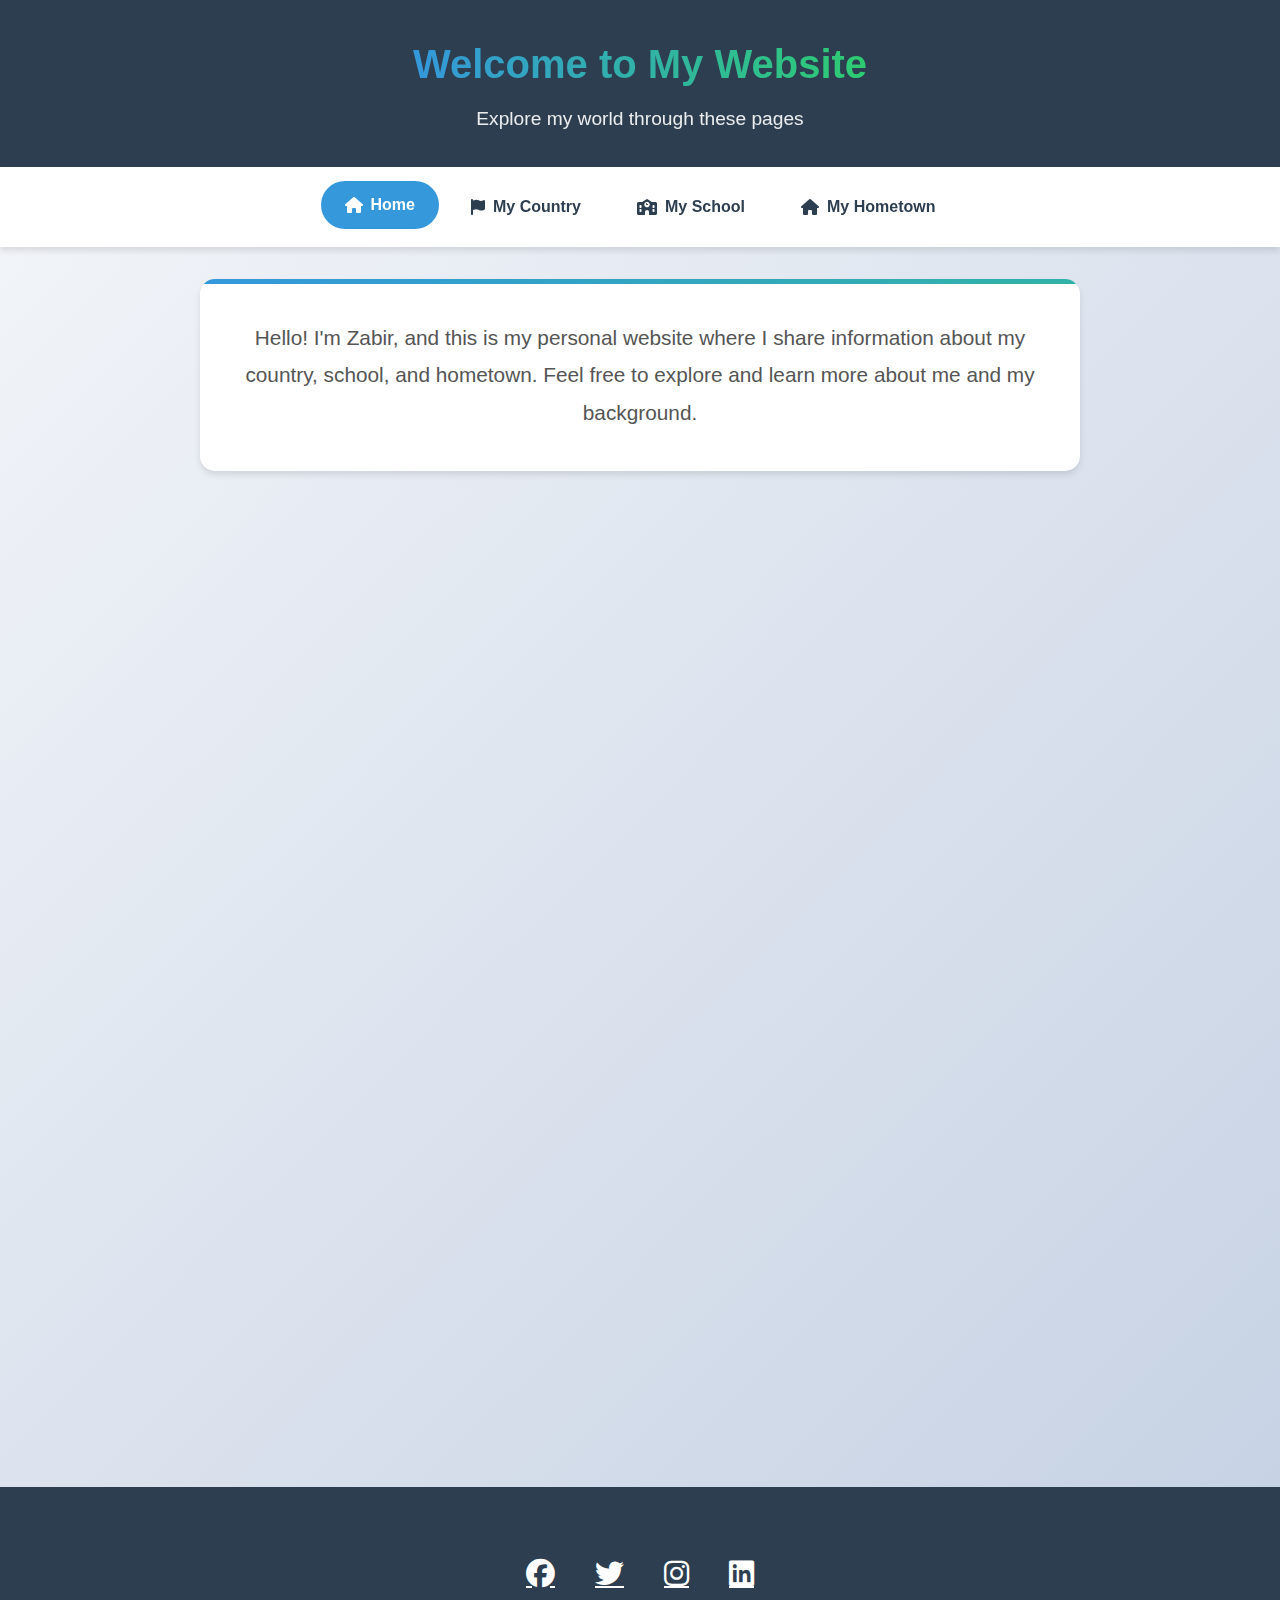
<file: index.html>
<!DOCTYPE html>
<html lang="en">
<head>
    <meta charset="UTF-8">
    <meta name="viewport" content="width=device-width, initial-scale=1.0">
    <title>Zabir - Personal Website</title>
    <link rel="icon" href="data:image/svg+xml,<svg xmlns=%22http://www.w3.org/2000/svg%22 viewBox=%220 0 100 100%22><text y=%22.9em%22 font-size=%2290%22>👋</text></svg>">
    <link rel="stylesheet" href="https://cdnjs.cloudflare.com/ajax/libs/font-awesome/6.4.0/css/all.min.css">
    <link rel="stylesheet" href="index.css">

</head>
<body>
    <header>
        <h1>Welcome to My Website</h1>
        <p>Explore my world through these pages</p>
    </header>
    
    <nav>
        <div class="nav-container">
            <a href="index.html" class="nav-link active"><i class="fas fa-home"></i> Home</a>
            <a href="index2.html" class="nav-link"><i class="fas fa-flag"></i> My Country</a>
            <a href="index3.html" class="nav-link"><i class="fas fa-school"></i> My School</a>
            <a href="index4.html" class="nav-link"><i class="fas fa-home"></i> My Hometown</a>
        </div>
    </nav>
    
    <div class="container">
        <section class="intro">
            <p>Hello! I'm Zabir, and this is my personal website where I share information about my country, school, and hometown. Feel free to explore and learn more about me and my background.</p>
        </section>
        
        <div class="nav-cards">
            <div class="nav-card">
                <div class="card-icon">
                    <i class="fas fa-flag"></i>
                </div>
                <div class="card-content">
                    <h2>About My Country</h2>
                    <p>Discover the beauty and culture of Bangladesh, my home country with rich heritage and vibrant traditions.</p>
                    <a href="index2.html" class="btn">Explore Bangladesh <i class="fas fa-arrow-right"></i></a>
                </div>
            </div>
            
            <div class="nav-card">
                <div class="card-icon">
                    <i class="fas fa-school"></i>
                </div>
                <div class="card-content">
                    <h2>About My School</h2>
                    <p>Learn about International Hope School Bangladesh, where I'm pursuing my education and growth.</p>
                    <a href="index3.html" class="btn">Visit My School <i class="fas fa-arrow-right"></i></a>
                </div>
            </div>
            
            <div class="nav-card">
                <div class="card-icon">
                    <i class="fas fa-home"></i>
                </div>
                <div class="card-content">
                    <h2>About My Hometown</h2>
                    <p>Take a virtual tour of Mymensingh, my hometown with historical significance and natural beauty.</p>
                    <a href="index4.html" class="btn">Discover Mymensingh <i class="fas fa-arrow-right"></i></a>
                </div>
            </div>
        </div>
    </div>
    
    <footer>
        <div class="footer-content">
            <div class="social-links">
                <a href="#"><i class="fab fa-facebook"></i></a>
                <a href="#"><i class="fab fa-twitter"></i></a>
                <a href="#"><i class="fab fa-instagram"></i></a>
                <a href="#"><i class="fab fa-linkedin"></i></a>
            </div>
            <div class="contact-info">
                <p>Email: zabiralnaser2611@gmail.com | Phone: +880 1716317750</p>
            </div>
            <p>&copy; 2025 Zabir's Website. All rights reserved.</p>
        </div>
    </footer>
</body>
</html>
</file>
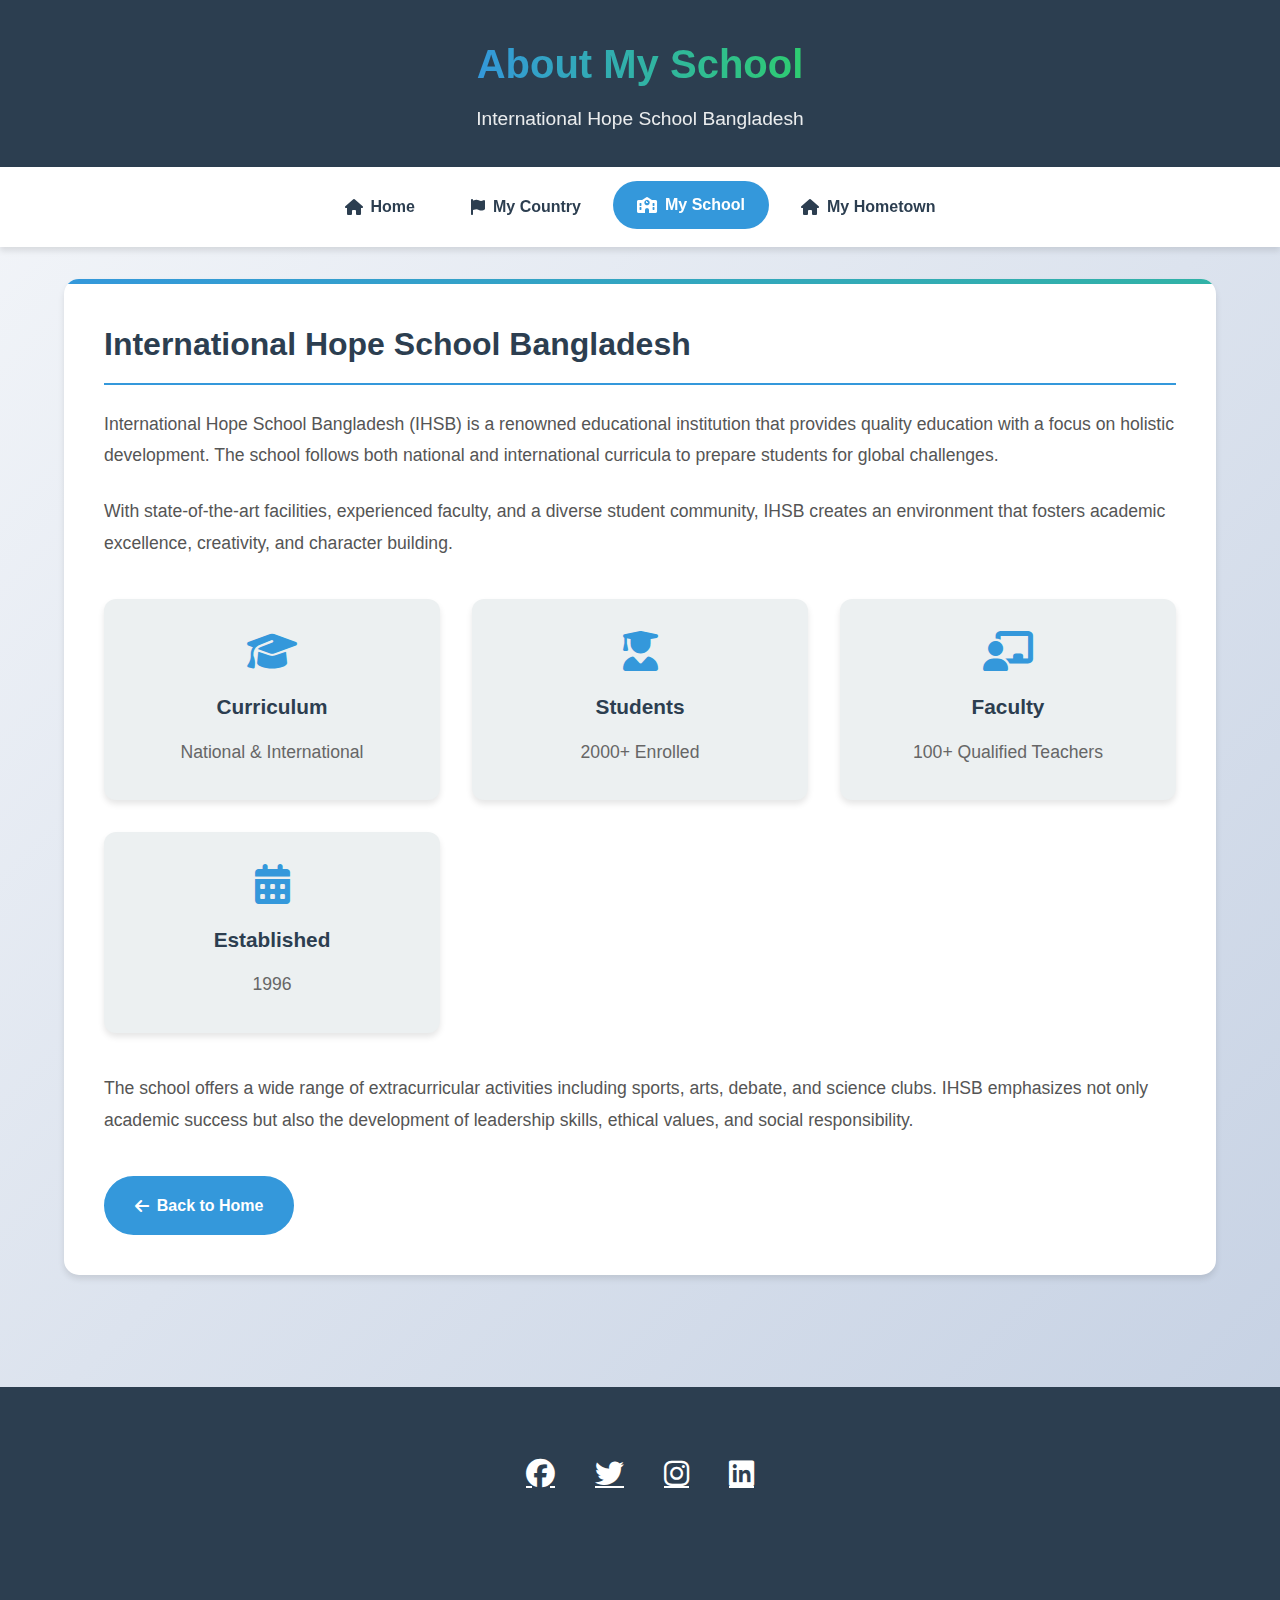
<file: INDEX3.HTML>
<!DOCTYPE html>
<html lang="en">
<head>
    <meta charset="UTF-8">
    <meta name="viewport" content="width=device-width, initial-scale=1.0">
    <title>About My School - Zabir's Website</title>
    <link rel="icon" href="data:image/svg+xml,<svg xmlns=%22http://www.w3.org/2000/svg%22 viewBox=%220 0 100 100%22><text y=%22.9em%22 font-size=%2290%22>🎓</text></svg>">
    <link rel="stylesheet" href="https://cdnjs.cloudflare.com/ajax/libs/font-awesome/6.4.0/css/all.min.css">
    <link rel="stylesheet" href="index3.css">

</head>
<body>
    <header>
        <h1>About My School</h1>
        <p>International Hope School Bangladesh</p>
    </header>
    
    <nav>
        <div class="nav-container">
            <a href="index.html" class="nav-link"><i class="fas fa-home"></i> Home</a>
            <a href="index2.html" class="nav-link"><i class="fas fa-flag"></i> My Country</a>
            <a href="index3.html" class="nav-link active"><i class="fas fa-school"></i> My School</a>
            <a href="index4.html" class="nav-link"><i class="fas fa-home"></i> My Hometown</a>
        </div>
    </nav>
    
    <div class="container">
        <div class="content-card">
            <h2>International Hope School Bangladesh</h2>
            <p><a herf="https://en.wikipedia.org/wiki/International_Hope_School_Bangladesh">International Hope School Bangladesh <a>(IHSB) is a renowned educational institution that provides quality education with a focus on holistic development. The school follows both national and international curricula to prepare students for global challenges.</p>
            
            <p>With state-of-the-art facilities, experienced faculty, and a diverse student community, IHSB creates an environment that fosters academic excellence, creativity, and character building.</p>
            
            <div class="school-facts">
                <div class="fact-card">
                    <i class="fas fa-graduation-cap"></i>
                    <h3>Curriculum</h3>
                    <p>National & International</p>
                </div>
                
                <div class="fact-card">
                    <i class="fas fa-user-graduate"></i>
                    <h3>Students</h3>
                    <p>2000+ Enrolled</p>
                </div>
                
                <div class="fact-card">
                    <i class="fas fa-chalkboard-teacher"></i>
                    <h3>Faculty</h3>
                    <p>100+ Qualified Teachers</p>
                </div>
                
                <div class="fact-card">
                    <i class="fas fa-calendar-alt"></i>
                    <h3>Established</h3>
                    <p>1996</p>
                </div>
            </div>
            
            <p>The school offers a wide range of extracurricular activities including sports, arts, debate, and science clubs. IHSB emphasizes not only academic success but also the development of leadership skills, ethical values, and social responsibility.</p>
            
            <a href="index.html" class="btn"><i class="fas fa-arrow-left"></i> Back to Home</a>
        </div>
    </div>
    
    <footer>
        <div class="footer-content">
            <div class="social-links">
                <a href="#"><i class="fab fa-facebook"></i></a>
                <a href="#"><i class="fab fa-twitter"></i></a>
                <a href="#"><i class="fab fa-instagram"></i></a>
                <a href="#"><i class="fab fa-linkedin"></i></a>
            </div>
            <div class="contact-info">
                <p>Email: contact@zabirwebsite.com | Phone: +880 1234 567890</p>
            </div>
            <p>&copy; 2025 Zabir's Website. All rights reserved.</p>
        </div>
    </footer>
</body>

</html>
</file>
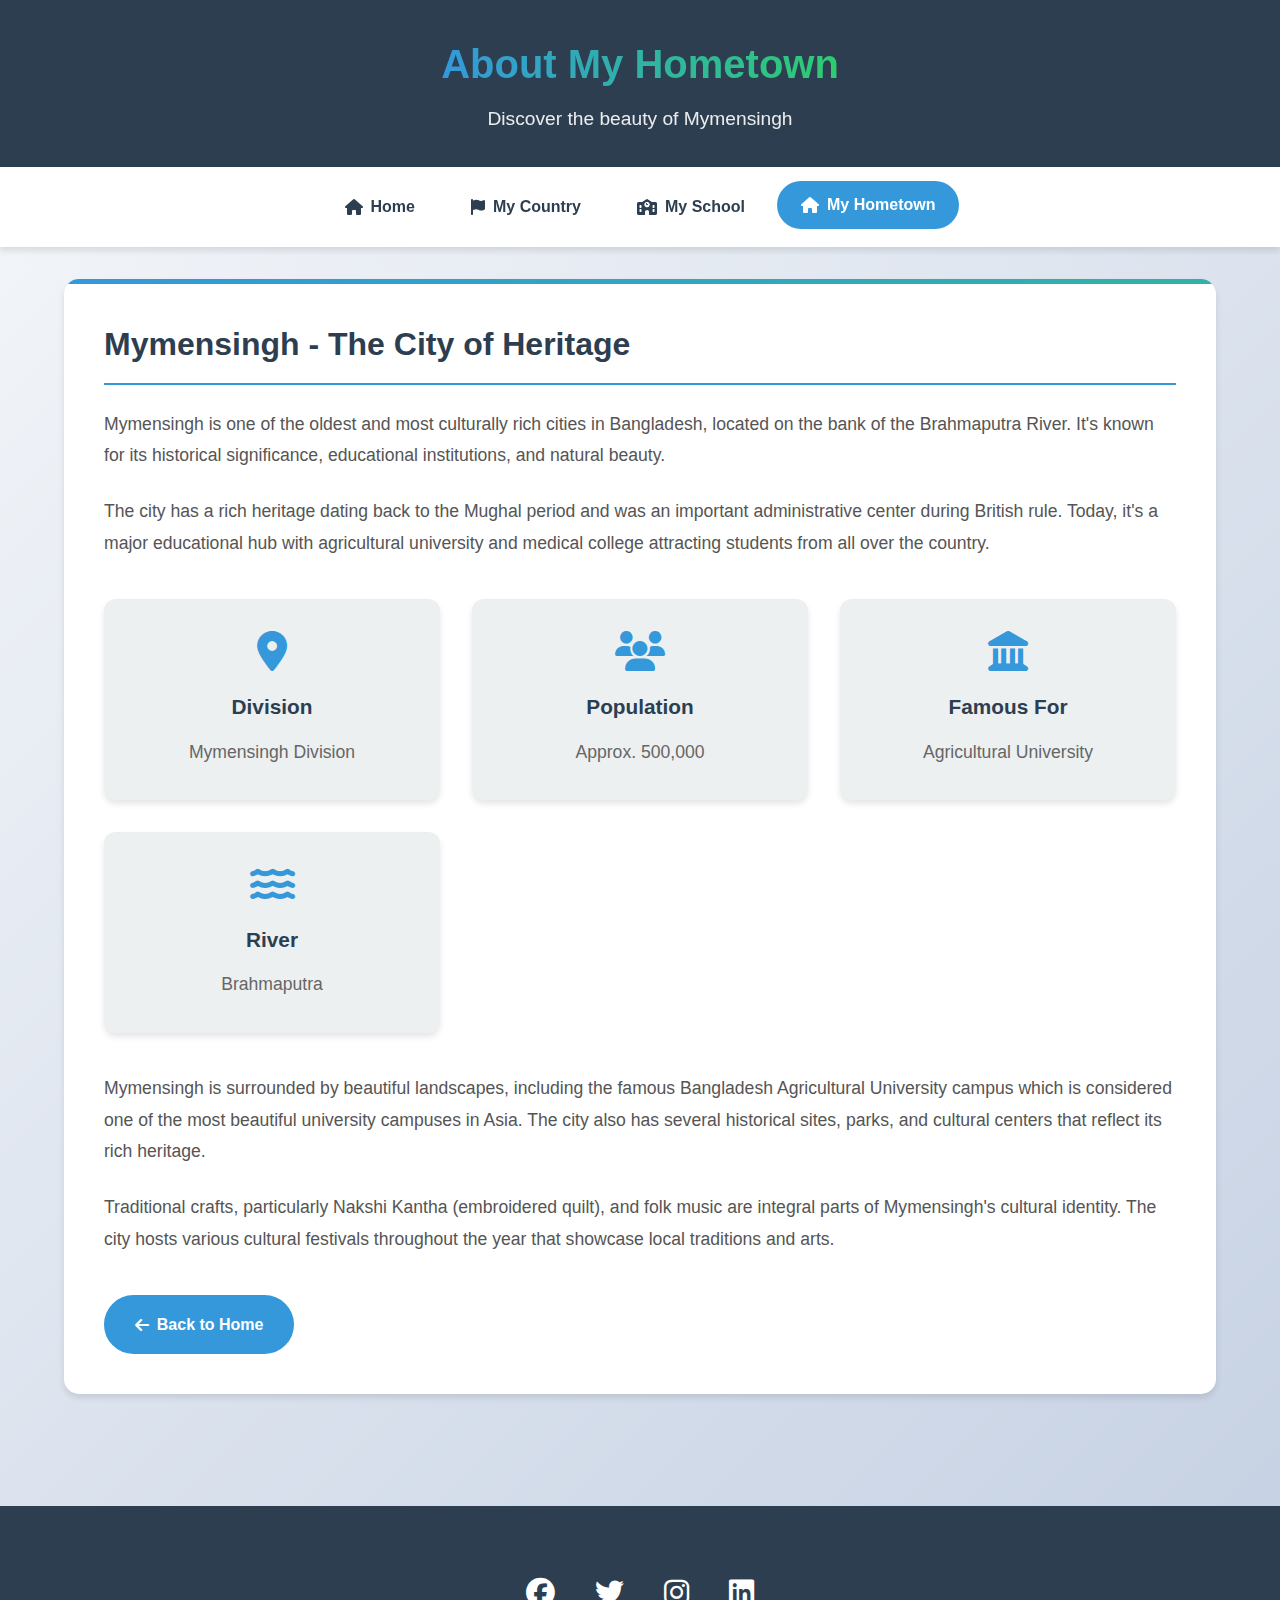
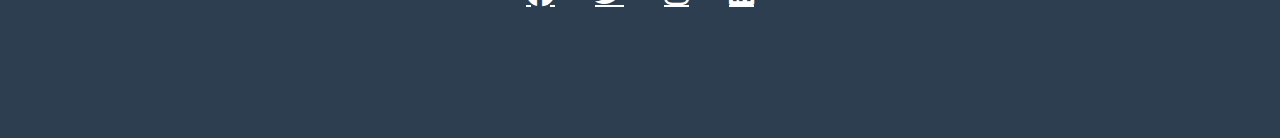
<file: index4.html>
<!DOCTYPE html>
<html lang="en">
<head>
    <meta charset="UTF-8">
    <meta name="viewport" content="width=device-width, initial-scale=1.0">
    <title>About My Hometown - Zabir's Website</title>
    <link rel="icon" href="data:image/svg+xml,<svg xmlns=%22http://www.w3.org/2000/svg%22 viewBox=%220 0 100 100%22><text y=%22.9em%22 font-size=%2290%22>🏡</text></svg>">
    <link rel="stylesheet" href="https://cdnjs.cloudflare.com/ajax/libs/font-awesome/6.4.0/css/all.min.css">
    <link rel="stylesheet" href="index4.css">

</head>
<body>
    <header>
        <h1>About My Hometown</h1>
        <p>Discover the beauty of Mymensingh</p>
    </header>
    
    <nav>
        <div class="nav-container">
            <a href="index.html" class="nav-link"><i class="fas fa-home"></i> Home</a>
            <a href="index2.html" class="nav-link"><i class="fas fa-flag"></i> My Country</a>
            <a href="index3.html" class="nav-link"><i class="fas fa-school"></i> My School</a>
            <a href="index4.html" class="nav-link active"><i class="fas fa-home"></i> My Hometown</a>
        </div>
    </nav>
    
    <div class="container">
        <div class="content-card">
            <h2>Mymensingh - The City of Heritage</h2>
            <p>Mymensingh is one of the oldest and most culturally rich cities in Bangladesh, located on the bank of the Brahmaputra River. It's known for its historical significance, educational institutions, and natural beauty.</p>
            
            <p>The city has a rich heritage dating back to the Mughal period and was an important administrative center during British rule. Today, it's a major educational hub with agricultural university and medical college attracting students from all over the country.</p>
            
            <div class="hometown-facts">
                <div class="fact-card">
                    <i class="fas fa-map-marker-alt"></i>
                    <h3>Division</h3>
                    <p>Mymensingh Division</p>
                </div>
                
                <div class="fact-card">
                    <i class="fas fa-users"></i>
                    <h3>Population</h3>
                    <p>Approx. 500,000</p>
                </div>
                
                <div class="fact-card">
                    <i class="fas fa-landmark"></i>
                    <h3>Famous For</h3>
                    <p>Agricultural University</p>
                </div>
                
                <div class="fact-card">
                    <i class="fas fa-water"></i>
                    <h3>River</h3>
                    <p>Brahmaputra</p>
                </div>
            </div>
            
            <p>Mymensingh is surrounded by beautiful landscapes, including the famous Bangladesh Agricultural University campus which is considered one of the most beautiful university campuses in Asia. The city also has several historical sites, parks, and cultural centers that reflect its rich heritage.</p>
            
            <p>Traditional crafts, particularly Nakshi Kantha (embroidered quilt), and folk music are integral parts of Mymensingh's cultural identity. The city hosts various cultural festivals throughout the year that showcase local traditions and arts.</p>
            
            <a href="index.html" class="btn"><i class="fas fa-arrow-left"></i> Back to Home</a>
        </div>
    </div>
    
    <footer>
        <div class="footer-content">
            <div class="social-links">
                <a href="#"><i class="fab fa-facebook"></i></a>
                <a href="#"><i class="fab fa-twitter"></i></a>
                <a href="#"><i class="fab fa-instagram"></i></a>
                <a href="#"><i class="fab fa-linkedin"></i></a>
            </div>
            <div class="contact-info">
                <p>Email: contact@zabirwebsite.com | Phone: +880 1234 567890</p>
            </div>
            <p>&copy; 2025 Zabir's Website. All rights reserved.</p>
        </div>
    </footer>
</body>
</html>
</file>
<file: index.css>
/* Modern CSS Reset */
        *, *::before, *::after {
            box-sizing: border-box;
            margin: 0;
            padding: 0;
        }
        
        /* Variables for consistent theming */
        :root {
            --primary-color: #3498db;
            --secondary-color: #2ecc71;
            --accent-color: #f39c12;
            --dark-color: #2c3e50;
            --light-color: #ecf0f1;
            --text-color: #333;
            --shadow: 0 4px 6px rgba(0, 0, 0, 0.1);
            --transition: all 0.3s ease;
        }
        
        body {
            font-family: 'Segoe UI', Tahoma, Geneva, Verdana, sans-serif;
            line-height: 1.6;
            color: var(--text-color);
            background: linear-gradient(135deg, #f5f7fa 0%, #c3cfe2 100%);
            min-height: 100vh;
            display: flex;
            flex-direction: column;
            overflow-x: hidden;
        }
        
        /* Animation Keyframes */
        @keyframes fadeIn {
            from { opacity: 0; transform: translateY(20px); }
            to { opacity: 1; transform: translateY(0); }
        }
        
        @keyframes float {
            0% { transform: translateY(0px); }
            50% { transform: translateY(-10px); }
            100% { transform: translateY(0px); }
        }
        
        @keyframes pulse {
            0% { transform: scale(1); }
            50% { transform: scale(1.05); }
            100% { transform: scale(1); }
        }
        
        @keyframes slideInFromTop {
            from { transform: translateY(-50px); opacity: 0; }
            to { transform: translateY(0); opacity: 1; }
        }
        
        @keyframes slideInFromLeft {
            from { transform: translateX(-50px); opacity: 0; }
            to { transform: translateX(0); opacity: 1; }
        }
        
        @keyframes slideInFromRight {
            from { transform: translateX(50px); opacity: 0; }
            to { transform: translateX(0); opacity: 1; }
        }
        
        @keyframes gradientShift {
            0% { background-position: 0% 50%; }
            50% { background-position: 100% 50%; }
            100% { background-position: 0% 50%; }
        }
        
        /* Header Styles */
        header {
            background: var(--dark-color);
            color: white;
            padding: 2rem 0;
            text-align: center;
            box-shadow: var(--shadow);
            animation: slideInFromTop 0.8s ease-out;
        }
        
        header h1 {
            font-size: 2.5rem;
            margin-bottom: 0.5rem;
            background: linear-gradient(to right, var(--primary-color), var(--secondary-color));
            -webkit-background-clip: text;
            background-clip: text;
            color: transparent;
            display: inline-block;
            animation: pulse 2s infinite;
        }
        
        header p {
            font-size: 1.2rem;
            opacity: 0.9;
        }
        
        /* Navigation */
        nav {
            background: white;
            padding: 1rem 0;
            box-shadow: var(--shadow);
            position: sticky;
            top: 0;
            z-index: 100;
            animation: slideInFromTop 0.9s ease-out;
        }
        
        .nav-container {
            max-width: 1200px;
            margin: 0 auto;
            display: flex;
            justify-content: center;
            flex-wrap: wrap;
            gap: 0.5rem;
            padding: 0 1.5rem;
        }
        
        .nav-link {
            text-decoration: none;
            color: var(--dark-color);
            font-weight: 600;
            padding: 0.7rem 1.5rem;
            border-radius: 50px;
            transition: var(--transition);
            display: flex;
            align-items: center;
            gap: 0.5rem;
            position: relative;
            overflow: hidden;
        }
        
        .nav-link::before {
            content: '';
            position: absolute;
            top: 0;
            left: -100%;
            width: 100%;
            height: 100%;
            background: linear-gradient(90deg, transparent, rgba(255, 255, 255, 0.4), transparent);
            transition: 0.5s;
        }
        
        .nav-link:hover::before {
            left: 100%;
        }
        
        .nav-link:hover, .nav-link.active {
            background: var(--primary-color);
            color: white;
            transform: translateY(-2px);
        }
        
        /* Main Content */
        .container {
            max-width: 1200px;
            margin: 2rem auto;
            padding: 0 1.5rem;
            flex: 1;
        }
        
        .intro {
            text-align: center;
            margin-bottom: 3rem;
            padding: 2.5rem;
            background: white;
            border-radius: 15px;
            box-shadow: var(--shadow);
            position: relative;
            overflow: hidden;
            animation: fadeIn 1s ease-out;
        }
        
        .intro::before {
            content: '';
            position: absolute;
            top: 0;
            left: 0;
            width: 100%;
            height: 5px;
            background: linear-gradient(to right, var(--primary-color), var(--secondary-color));
            animation: gradientShift 3s ease infinite;
            background-size: 200% 200%;
        }
        
        .intro p {
            font-size: 1.3rem;
            max-width: 800px;
            margin: 0 auto;
            color: #555;
            line-height: 1.8;
        }
        
        /* Navigation Cards */
        .nav-cards {
            display: grid;
            grid-template-columns: repeat(auto-fit, minmax(300px, 1fr));
            gap: 2.5rem;
            margin-top: 2rem;
        }
        
        .nav-card {
            background: white;
            border-radius: 15px;
            overflow: hidden;
            transition: var(--transition);
            box-shadow: var(--shadow);
            text-align: center;
            display: flex;
            flex-direction: column;
            height: 100%;
            opacity: 0;
            animation: fadeIn 0.8s ease-out forwards;
        }
        
        .nav-card:nth-child(1) {
            animation-delay: 0.2s;
        }
        
        .nav-card:nth-child(2) {
            animation-delay: 0.4s;
        }
        
        .nav-card:nth-child(3) {
            animation-delay: 0.6s;
        }
        
        .nav-card:hover {
            transform: translateY(-10px);
            box-shadow: 0 15px 30px rgba(0, 0, 0, 0.15);
        }
        
        .card-icon {
            font-size: 3.5rem;
            color: var(--primary-color);
            margin: 2rem 0 1rem;
            transition: var(--transition);
            animation: float 3s ease-in-out infinite;
        }
        
        .nav-card:hover .card-icon {
            transform: scale(1.1);
            color: var(--secondary-color);
            animation: none;
        }
        
        .card-content {
            padding: 2rem;
            flex: 1;
            display: flex;
            flex-direction: column;
        }
        
        .nav-card h2 {
            color: var(--dark-color);
            margin-bottom: 1.2rem;
            font-size: 1.6rem;
        }
        
        .nav-card p {
            color: #666;
            margin-bottom: 2rem;
            flex: 1;
        }
        
        .btn {
            display: inline-flex;
            align-items: center;
            justify-content: center;
            gap: 0.5rem;
            padding: 0.9rem 1.8rem;
            background: var(--primary-color);
            color: white;
            text-decoration: none;
            border-radius: 50px;
            transition: var(--transition);
            font-weight: 600;
            border: 2px solid var(--primary-color);
            margin-top: auto;
            align-self: center;
            position: relative;
            overflow: hidden;
        }
        
        .btn::before {
            content: '';
            position: absolute;
            top: 0;
            left: 0;
            width: 100%;
            height: 100%;
            background: rgba(255, 255, 255, 0.1);
            transform: translateX(-100%);
            transition: 0.5s;
        }
        
        .btn:hover::before {
            transform: translateX(100%);
        }
        
        .btn:hover {
            background: transparent;
            color: var(--primary-color);
            transform: translateY(-2px);
        }
        
        /* Footer */
        footer {
            background: var(--dark-color);
            color: white;
            text-align: center;
            padding: 2.5rem 0 1.5rem;
            margin-top: 4rem;
        }
        
        .footer-content {
            max-width: 1200px;
            margin: 0 auto;
            padding: 0 1.5rem;
        }
        
        .social-links {
            display: flex;
            justify-content: center;
            gap: 1.5rem;
            margin: 1.5rem 0;
        }
        
        .social-links a {
            color: white;
            font-size: 1.8rem;
            transition: var(--transition);
            display: flex;
            padding: 0.5rem;
            animation: fadeIn 1s ease-out;
        }
        
        .social-links a:nth-child(1) { animation-delay: 0.1s; }
        .social-links a:nth-child(2) { animation-delay: 0.2s; }
        .social-links a:nth-child(3) { animation-delay: 0.3s; }
        .social-links a:nth-child(4) { animation-delay: 0.4s; }
        
        .social-links a:hover {
            color: var(--accent-color);
            transform: translateY(-3px) scale(1.1);
        }
        
        .contact-info {
            margin: 1.5rem 0;
            opacity: 0.8;
            animation: fadeIn 1s ease-out 0.5s forwards;
            opacity: 0;
        }
        
        footer p {
            animation: fadeIn 1s ease-out 0.7s forwards;
            opacity: 0;
        }
        
        /* Responsive Design */
        @media (max-width: 768px) {
            .nav-cards {
                grid-template-columns: 1fr;
                gap: 2rem;
            }
            
            header h1 {
                font-size: 2rem;
            }
            
            .intro {
                padding: 1.5rem;
            }
            
            .intro p {
                font-size: 1.1rem;
            }
            
            .nav-container {
                gap: 0.3rem;
            }
            
            .nav-link {
                padding: 0.6rem 1rem;
                font-size: 0.9rem;
            }
            
            .card-icon {
                animation: float 4s ease-in-out infinite;
            }
        }
</file>
<file: index3.css>
/* Modern CSS Reset */
        *, *::before, *::after {
            box-sizing: border-box;
            margin: 0;
            padding: 0;
        }
        
        /* Variables for consistent theming */
        :root {
            --primary-color: #3498db;
            --secondary-color: #2ecc71;
            --accent-color: #f39c12;
            --dark-color: #2c3e50;
            --light-color: #ecf0f1;
            --text-color: #333;
            --shadow: 0 4px 6px rgba(0, 0, 0, 0.1);
            --transition: all 0.3s ease;
        }
        
        body {
            font-family: 'Segoe UI', Tahoma, Geneva, Verdana, sans-serif;
            line-height: 1.6;
            color: var(--text-color);
            background: linear-gradient(135deg, #f5f7fa 0%, #c3cfe2 100%);
            min-height: 100vh;
            display: flex;
            flex-direction: column;
            overflow-x: hidden;
        }
        
        /* Animation Keyframes */
        @keyframes fadeIn {
            from { opacity: 0; transform: translateY(20px); }
            to { opacity: 1; transform: translateY(0); }
        }
        
        @keyframes float {
            0% { transform: translateY(0px); }
            50% { transform: translateY(-10px); }
            100% { transform: translateY(0px); }
        }
        
        @keyframes pulse {
            0% { transform: scale(1); }
            50% { transform: scale(1.05); }
            100% { transform: scale(1); }
        }
        
        @keyframes slideInFromTop {
            from { transform: translateY(-50px); opacity: 0; }
            to { transform: translateY(0); opacity: 1; }
        }
        
        @keyframes slideInFromLeft {
            from { transform: translateX(-50px); opacity: 0; }
            to { transform: translateX(0); opacity: 1; }
        }
        
        @keyframes slideInFromRight {
            from { transform: translateX(50px); opacity: 0; }
            to { transform: translateX(0); opacity: 1; }
        }
        
        @keyframes gradientShift {
            0% { background-position: 0% 50%; }
            50% { background-position: 100% 50%; }
            100% { background-position: 0% 50%; }
        }
        
        /* Header Styles */
        header {
            background: var(--dark-color);
            color: white;
            padding: 2rem 0;
            text-align: center;
            box-shadow: var(--shadow);
            animation: slideInFromTop 0.8s ease-out;
        }
        
        header h1 {
            font-size: 2.5rem;
            margin-bottom: 0.5rem;
            background: linear-gradient(to right, var(--primary-color), var(--secondary-color));
            -webkit-background-clip: text;
            background-clip: text;
            color: transparent;
            display: inline-block;
            animation: pulse 2s infinite;
        }
        
        header p {
            font-size: 1.2rem;
            opacity: 0.9;
        }
        
        /* Navigation */
        nav {
            background: white;
            padding: 1rem 0;
            box-shadow: var(--shadow);
            position: sticky;
            top: 0;
            z-index: 100;
            animation: slideInFromTop 0.9s ease-out;
        }
        
        .nav-container {
            max-width: 1200px;
            margin: 0 auto;
            display: flex;
            justify-content: center;
            flex-wrap: wrap;
            gap: 0.5rem;
            padding: 0 1.5rem;
        }
        
        .nav-link {
            text-decoration: none;
            color: var(--dark-color);
            font-weight: 600;
            padding: 0.7rem 1.5rem;
            border-radius: 50px;
            transition: var(--transition);
            display: flex;
            align-items: center;
            gap: 0.5rem;
            position: relative;
            overflow: hidden;
        }
        
        .nav-link::before {
            content: '';
            position: absolute;
            top: 0;
            left: -100%;
            width: 100%;
            height: 100%;
            background: linear-gradient(90deg, transparent, rgba(255, 255, 255, 0.4), transparent);
            transition: 0.5s;
        }
        
        .nav-link:hover::before {
            left: 100%;
        }
        
        .nav-link:hover, .nav-link.active {
            background: var(--primary-color);
            color: white;
            transform: translateY(-2px);
        }
        
        /* Main Content */
        .container {
            max-width: 1200px;
            margin: 2rem auto;
            padding: 0 1.5rem;
            flex: 1;
        }
        
        .content-card {
            background: white;
            border-radius: 15px;
            padding: 2.5rem;
            margin-bottom: 2rem;
            box-shadow: var(--shadow);
            position: relative;
            overflow: hidden;
            animation: fadeIn 1s ease-out;
        }
        
        .content-card::before {
            content: '';
            position: absolute;
            top: 0;
            left: 0;
            width: 100%;
            height: 5px;
            background: linear-gradient(to right, var(--primary-color), var(--secondary-color));
            animation: gradientShift 3s ease infinite;
            background-size: 200% 200%;
        }
        
        .content-card h2 {
            color: var(--dark-color);
            margin-bottom: 1.5rem;
            padding-bottom: 0.8rem;
            border-bottom: 2px solid var(--primary-color);
            font-size: 2rem;
        }
        
        .content-card p {
            margin-bottom: 1.5rem;
            color: #555;
            line-height: 1.8;
            font-size: 1.1rem;
        }
        
        .btn {
            display: inline-flex;
            align-items: center;
            justify-content: center;
            gap: 0.5rem;
            padding: 0.9rem 1.8rem;
            background: var(--primary-color);
            color: white;
            text-decoration: none;
            border-radius: 50px;
            transition: var(--transition);
            font-weight: 600;
            border: 2px solid var(--primary-color);
            margin-top: 1rem;
            position: relative;
            overflow: hidden;
        }
        
        .btn::before {
            content: '';
            position: absolute;
            top: 0;
            left: 0;
            width: 100%;
            height: 100%;
            background: rgba(255, 255, 255, 0.1);
            transform: translateX(-100%);
            transition: 0.5s;
        }
        
        .btn:hover::before {
            transform: translateX(100%);
        }
        
        .btn:hover {
            background: transparent;
            color: var(--primary-color);
            transform: translateY(-2px);
        }
        
        .school-facts {
            display: grid;
            grid-template-columns: repeat(auto-fit, minmax(250px, 1fr));
            gap: 2rem;
            margin: 2.5rem 0;
        }
        
        .fact-card {
            background: var(--light-color);
            padding: 2rem 1.5rem;
            border-radius: 12px;
            text-align: center;
            box-shadow: var(--shadow);
            transition: var(--transition);
            animation: fadeIn 1s ease-out;
        }
        
        .fact-card:nth-child(1) { animation-delay: 0.2s; }
        .fact-card:nth-child(2) { animation-delay: 0.4s; }
        .fact-card:nth-child(3) { animation-delay: 0.6s; }
        .fact-card:nth-child(4) { animation-delay: 0.8s; }
        
        .fact-card:hover {
            transform: translateY(-5px);
            box-shadow: 0 10px 20px rgba(0, 0, 0, 0.12);
        }
        
        .fact-card i {
            font-size: 2.5rem;
            color: var(--primary-color);
            margin-bottom: 1.2rem;
            animation: float 3s ease-in-out infinite;
        }
        
        .fact-card:hover i {
            animation: none;
            transform: scale(1.1);
        }
        
        .fact-card h3 {
            color: var(--dark-color);
            margin-bottom: 0.8rem;
            font-size: 1.3rem;
        }
        
        .fact-card p {
            color: #666;
            margin-bottom: 0;
        }
        
        /* Footer */
        footer {
            background: var(--dark-color);
            color: white;
            text-align: center;
            padding: 2.5rem 0 1.5rem;
            margin-top: 3rem;
        }
        
        .footer-content {
            max-width: 1200px;
            margin: 0 auto;
            padding: 0 1.5rem;
        }
        
        .social-links {
            display: flex;
            justify-content: center;
            gap: 1.5rem;
            margin: 1.5rem 0;
        }
        
        .social-links a {
            color: white;
            font-size: 1.8rem;
            transition: var(--transition);
            display: flex;
            padding: 0.5rem;
            animation: fadeIn 1s ease-out;
        }
        
        .social-links a:nth-child(1) { animation-delay: 0.1s; }
        .social-links a:nth-child(2) { animation-delay: 0.2s; }
        .social-links a:nth-child(3) { animation-delay: 0.3s; }
        .social-links a:nth-child(4) { animation-delay: 0.4s; }
        
        .social-links a:hover {
            color: var(--accent-color);
            transform: translateY(-3px) scale(1.1);
        }
        
        .contact-info {
            margin: 1.5rem 0;
            opacity: 0.8;
            animation: fadeIn 1s ease-out 0.5s forwards;
            opacity: 0;
        }
        
        footer p {
            animation: fadeIn 1s ease-out 0.7s forwards;
            opacity: 0;
        }
        
        /* Responsive Design */
        @media (max-width: 768px) {
            header h1 {
                font-size: 2rem;
            }
            
            .school-facts {
                grid-template-columns: 1fr;
                gap: 1.5rem;
            }
            
            .content-card {
                padding: 1.8rem;
            }
            
            .content-card h2 {
                font-size: 1.7rem;
            }
            
            .fact-card i {
                animation: float 4s ease-in-out infinite;
            }
        }
</file>
<file: index4.css>
/* Modern CSS Reset */
        *, *::before, *::after {
            box-sizing: border-box;
            margin: 0;
            padding: 0;
        }
        
        /* Variables for consistent theming */
        :root {
            --primary-color: #3498db;
            --secondary-color: #2ecc71;
            --accent-color: #f39c12;
            --dark-color: #2c3e50;
            --light-color: #ecf0f1;
            --text-color: #333;
            --shadow: 0 4px 6px rgba(0, 0, 0, 0.1);
            --transition: all 0.3s ease;
        }
        
        body {
            font-family: 'Segoe UI', Tahoma, Geneva, Verdana, sans-serif;
            line-height: 1.6;
            color: var(--text-color);
            background: linear-gradient(135deg, #f5f7fa 0%, #c3cfe2 100%);
            min-height: 100vh;
            display: flex;
            flex-direction: column;
            overflow-x: hidden;
        }
        
        /* Animation Keyframes */
        @keyframes fadeIn {
            from { opacity: 0; transform: translateY(20px); }
            to { opacity: 1; transform: translateY(0); }
        }
        
        @keyframes float {
            0% { transform: translateY(0px); }
            50% { transform: translateY(-10px); }
            100% { transform: translateY(0px); }
        }
        
        @keyframes pulse {
            0% { transform: scale(1); }
            50% { transform: scale(1.05); }
            100% { transform: scale(1); }
        }
        
        @keyframes slideInFromTop {
            from { transform: translateY(-50px); opacity: 0; }
            to { transform: translateY(0); opacity: 1; }
        }
        
        @keyframes slideInFromLeft {
            from { transform: translateX(-50px); opacity: 0; }
            to { transform: translateX(0); opacity: 1; }
        }
        
        @keyframes slideInFromRight {
            from { transform: translateX(50px); opacity: 0; }
            to { transform: translateX(0); opacity: 1; }
        }
        
        @keyframes gradientShift {
            0% { background-position: 0% 50%; }
            50% { background-position: 100% 50%; }
            100% { background-position: 0% 50%; }
        }
        
        /* Header Styles */
        header {
            background: var(--dark-color);
            color: white;
            padding: 2rem 0;
            text-align: center;
            box-shadow: var(--shadow);
            animation: slideInFromTop 0.8s ease-out;
        }
        
        header h1 {
            font-size: 2.5rem;
            margin-bottom: 0.5rem;
            background: linear-gradient(to right, var(--primary-color), var(--secondary-color));
            -webkit-background-clip: text;
            background-clip: text;
            color: transparent;
            display: inline-block;
            animation: pulse 2s infinite;
        }
        
        header p {
            font-size: 1.2rem;
            opacity: 0.9;
        }
        
        /* Navigation */
        nav {
            background: white;
            padding: 1rem 0;
            box-shadow: var(--shadow);
            position: sticky;
            top: 0;
            z-index: 100;
            animation: slideInFromTop 0.9s ease-out;
        }
        
        .nav-container {
            max-width: 1200px;
            margin: 0 auto;
            display: flex;
            justify-content: center;
            flex-wrap: wrap;
            gap: 0.5rem;
            padding: 0 1.5rem;
        }
        
        .nav-link {
            text-decoration: none;
            color: var(--dark-color);
            font-weight: 600;
            padding: 0.7rem 1.5rem;
            border-radius: 50px;
            transition: var(--transition);
            display: flex;
            align-items: center;
            gap: 0.5rem;
            position: relative;
            overflow: hidden;
        }
        
        .nav-link::before {
            content: '';
            position: absolute;
            top: 0;
            left: -100%;
            width: 100%;
            height: 100%;
            background: linear-gradient(90deg, transparent, rgba(255, 255, 255, 0.4), transparent);
            transition: 0.5s;
        }
        
        .nav-link:hover::before {
            left: 100%;
        }
        
        .nav-link:hover, .nav-link.active {
            background: var(--primary-color);
            color: white;
            transform: translateY(-2px);
        }
        
        /* Main Content */
        .container {
            max-width: 1200px;
            margin: 2rem auto;
            padding: 0 1.5rem;
            flex: 1;
        }
        
        .content-card {
            background: white;
            border-radius: 15px;
            padding: 2.5rem;
            margin-bottom: 2rem;
            box-shadow: var(--shadow);
            position: relative;
            overflow: hidden;
            animation: fadeIn 1s ease-out;
        }
        
        .content-card::before {
            content: '';
            position: absolute;
            top: 0;
            left: 0;
            width: 100%;
            height: 5px;
            background: linear-gradient(to right, var(--primary-color), var(--secondary-color));
            animation: gradientShift 3s ease infinite;
            background-size: 200% 200%;
        }
        
        .content-card h2 {
            color: var(--dark-color);
            margin-bottom: 1.5rem;
            padding-bottom: 0.8rem;
            border-bottom: 2px solid var(--primary-color);
            font-size: 2rem;
        }
        
        .content-card p {
            margin-bottom: 1.5rem;
            color: #555;
            line-height: 1.8;
            font-size: 1.1rem;
        }
        
        .btn {
            display: inline-flex;
            align-items: center;
            justify-content: center;
            gap: 0.5rem;
            padding: 0.9rem 1.8rem;
            background: var(--primary-color);
            color: white;
            text-decoration: none;
            border-radius: 50px;
            transition: var(--transition);
            font-weight: 600;
            border: 2px solid var(--primary-color);
            margin-top: 1rem;
            position: relative;
            overflow: hidden;
        }
        
        .btn::before {
            content: '';
            position: absolute;
            top: 0;
            left: 0;
            width: 100%;
            height: 100%;
            background: rgba(255, 255, 255, 0.1);
            transform: translateX(-100%);
            transition: 0.5s;
        }
        
        .btn:hover::before {
            transform: translateX(100%);
        }
        
        .btn:hover {
            background: transparent;
            color: var(--primary-color);
            transform: translateY(-2px);
        }
        
        .hometown-facts {
            display: grid;
            grid-template-columns: repeat(auto-fit, minmax(250px, 1fr));
            gap: 2rem;
            margin: 2.5rem 0;
        }
        
        .fact-card {
            background: var(--light-color);
            padding: 2rem 1.5rem;
            border-radius: 12px;
            text-align: center;
            box-shadow: var(--shadow);
            transition: var(--transition);
            animation: fadeIn 1s ease-out;
        }
        
        .fact-card:nth-child(1) { animation-delay: 0.2s; }
        .fact-card:nth-child(2) { animation-delay: 0.4s; }
        .fact-card:nth-child(3) { animation-delay: 0.6s; }
        .fact-card:nth-child(4) { animation-delay: 0.8s; }
        
        .fact-card:hover {
            transform: translateY(-5px);
            box-shadow: 0 10px 20px rgba(0, 0, 0, 0.12);
        }
        
        .fact-card i {
            font-size: 2.5rem;
            color: var(--primary-color);
            margin-bottom: 1.2rem;
            animation: float 3s ease-in-out infinite;
        }
        
        .fact-card:hover i {
            animation: none;
            transform: scale(1.1);
        }
        
        .fact-card h3 {
            color: var(--dark-color);
            margin-bottom: 0.8rem;
            font-size: 1.3rem;
        }
        
        .fact-card p {
            color: #666;
            margin-bottom: 0;
        }
        
        /* Footer */
        footer {
            background: var(--dark-color);
            color: white;
            text-align: center;
            padding: 2.5rem 0 1.5rem;
            margin-top: 3rem;
        }
        
        .footer-content {
            max-width: 1200px;
            margin: 0 auto;
            padding: 0 1.5rem;
        }
        
        .social-links {
            display: flex;
            justify-content: center;
            gap: 1.5rem;
            margin: 1.5rem 0;
        }
        
        .social-links a {
            color: white;
            font-size: 1.8rem;
            transition: var(--transition);
            display: flex;
            padding: 0.5rem;
            animation: fadeIn 1s ease-out;
        }
        
        .social-links a:nth-child(1) { animation-delay: 0.1s; }
        .social-links a:nth-child(2) { animation-delay: 0.2s; }
        .social-links a:nth-child(3) { animation-delay: 0.3s; }
        .social-links a:nth-child(4) { animation-delay: 0.4s; }
        
        .social-links a:hover {
            color: var(--accent-color);
            transform: translateY(-3px) scale(1.1);
        }
        
        .contact-info {
            margin: 1.5rem 0;
            opacity: 0.8;
            animation: fadeIn 1s ease-out 0.5s forwards;
            opacity: 0;
        }
        
        footer p {
            animation: fadeIn 1s ease-out 0.7s forwards;
            opacity: 0;
        }
        
        /* Responsive Design */
        @media (max-width: 768px) {
            header h1 {
                font-size: 2rem;
            }
            
            .hometown-facts {
                grid-template-columns: 1fr;
                gap: 1.5rem;
            }
            
            .content-card {
                padding: 1.8rem;
            }
            
            .content-card h2 {
                font-size: 1.7rem;
            }
            
            .fact-card i {
                animation: float 4s ease-in-out infinite;
            }
</file>
